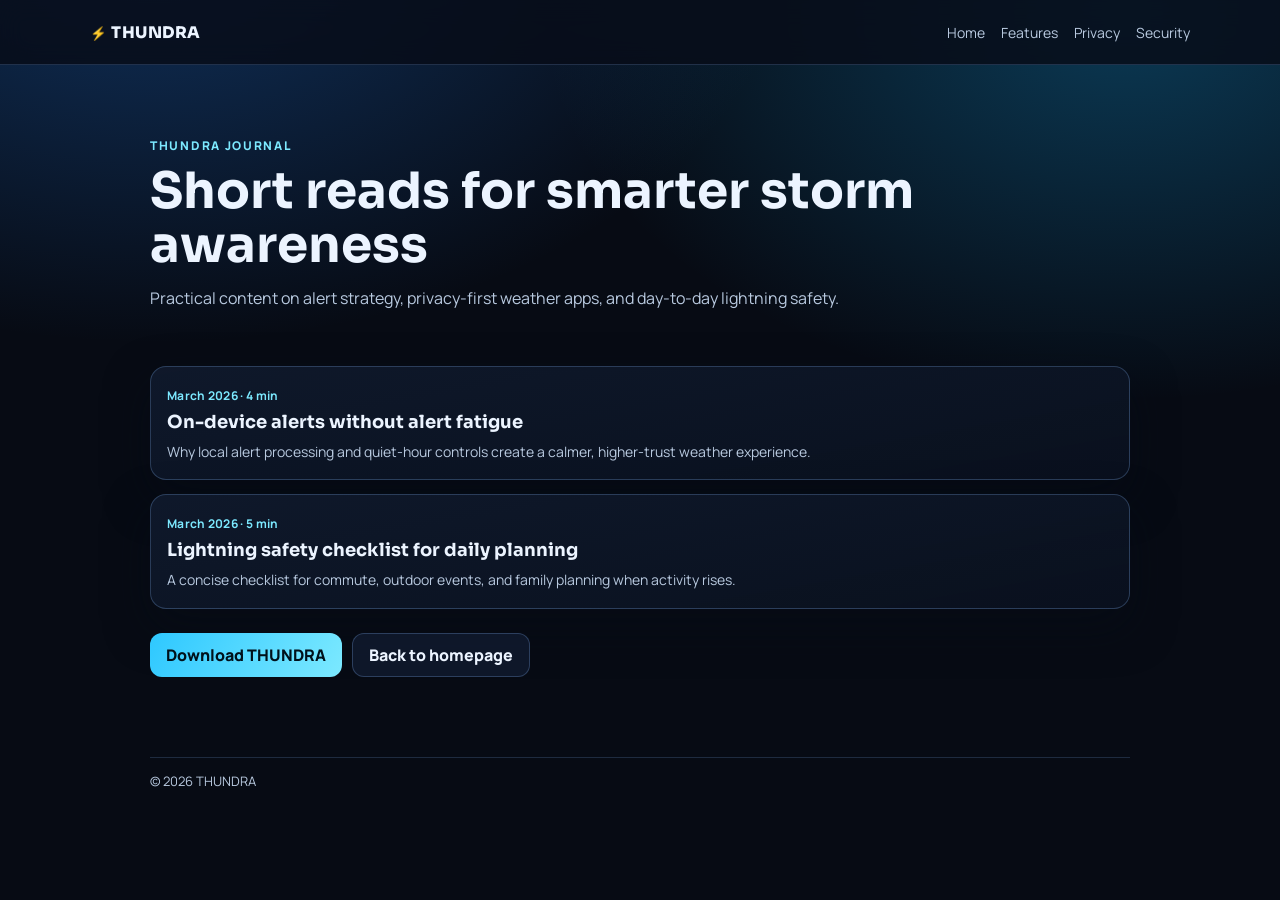
<file: website/blog/index.html>
<!doctype html>
<html lang="en">
  <head>
    <meta charset="UTF-8" />
    <meta name="viewport" content="width=device-width, initial-scale=1.0" />
    <title>THUNDRA Journal | Lightning Awareness Guides</title>
    <meta name="robots" content="index,follow,max-image-preview:large" />
    <meta name="author" content="THUNDRA" />
    <meta name="theme-color" content="#070b14" />
    <meta
      name="description"
      content="Read THUNDRA Journal for practical lightning awareness guides, on-device alert strategy, and safety-focused planning tips."
    />
    <link rel="canonical" href="https://thunda.kendlenx.com/blog/" />
    <link rel="alternate" hreflang="en" href="https://thunda.kendlenx.com/blog/" />
    <link rel="alternate" hreflang="x-default" href="https://thunda.kendlenx.com/blog/" />
    <link
      rel="alternate"
      type="application/rss+xml"
      title="THUNDRA Journal RSS"
      href="https://thunda.kendlenx.com/blog/rss.xml"
    />
    <meta property="og:type" content="website" />
    <meta property="og:site_name" content="THUNDRA" />
    <meta property="og:locale" content="en_US" />
    <meta property="og:title" content="THUNDRA Journal" />
    <meta
      property="og:description"
      content="Practical lightning awareness content focused on calm alerts, privacy, and preparedness."
    />
    <meta property="og:url" content="https://thunda.kendlenx.com/blog/" />
    <meta property="og:image" content="https://thunda.kendlenx.com/assets/og-image.png" />
    <meta name="twitter:card" content="summary_large_image" />
    <meta name="twitter:title" content="THUNDRA Journal" />
    <meta
      name="twitter:description"
      content="Practical lightning awareness content focused on calm alerts, privacy, and preparedness."
    />
    <meta name="twitter:image" content="https://thunda.kendlenx.com/assets/og-image.png" />
    <link rel="preconnect" href="https://fonts.googleapis.com" />
    <link rel="preconnect" href="https://fonts.gstatic.com" crossorigin />
    <link
      href="https://fonts.googleapis.com/css2?family=Manrope:wght@400;500;700;800&family=Sora:wght@500;700;800&display=swap"
      rel="stylesheet"
    />
    <link rel="stylesheet" href="../content.css" />
    <script>
      window.THUNDRA_ANALYTICS = {
        plausibleDomain: "thunda.kendlenx.com",
        gaMeasurementId: "",
        debug: false,
      };
    </script>
    <script type="application/ld+json">
      {
        "@context": "https://schema.org",
        "@type": "Blog",
        "@id": "https://thunda.kendlenx.com/blog/#blog",
        "name": "THUNDRA Journal",
        "url": "https://thunda.kendlenx.com/blog/",
        "description": "Lightning awareness guides by THUNDRA.",
        "publisher": {
          "@type": "Organization",
          "name": "THUNDRA",
          "url": "https://thunda.kendlenx.com/"
        }
      }
    </script>
    <script type="application/ld+json">
      {
        "@context": "https://schema.org",
        "@type": "BreadcrumbList",
        "itemListElement": [
          {
            "@type": "ListItem",
            "position": 1,
            "name": "Home",
            "item": "https://thunda.kendlenx.com/"
          },
          {
            "@type": "ListItem",
            "position": 2,
            "name": "Blog",
            "item": "https://thunda.kendlenx.com/blog/"
          }
        ]
      }
    </script>
    <script type="application/ld+json">
      {
        "@context": "https://schema.org",
        "@type": "ItemList",
        "name": "THUNDRA Journal posts",
        "itemListElement": [
          {
            "@type": "ListItem",
            "position": 1,
            "url": "https://thunda.kendlenx.com/blog/on-device-alerts-without-noise.html",
            "name": "On-device alerts without alert fatigue"
          },
          {
            "@type": "ListItem",
            "position": 2,
            "url": "https://thunda.kendlenx.com/blog/lightning-safety-checklist.html",
            "name": "Lightning safety checklist for daily planning"
          }
        ]
      }
    </script>
  </head>
  <body
    data-app-id="6756683794"
    data-app-slug="thundra"
    data-appstore-default-country="tr"
    data-utm-pt="thundra_web"
    data-utm-mt="8"
  >
    <header class="topbar">
      <div class="topbar-inner">
        <a class="brand" href="/"><small>⚡</small> THUNDRA</a>
        <nav class="nav">
          <a href="/">Home</a>
          <a href="/features/live-strike-map.html">Features</a>
          <a href="/privacy-policy.html">Privacy</a>
          <a href="/security-and-retention.html">Security</a>
        </nav>
      </div>
    </header>

    <main class="wrapper">
      <section class="hero">
        <p class="kicker">THUNDRA JOURNAL</p>
        <h1>Short reads for smarter storm awareness</h1>
        <p class="lead">
          Practical content on alert strategy, privacy-first weather apps, and day-to-day
          lightning safety.
        </p>
      </section>

      <section class="content">
        <div class="post-list">
          <a class="card post" href="/blog/on-device-alerts-without-noise.html">
            <span class="meta">March 2026 · 4 min</span>
            <h3>On-device alerts without alert fatigue</h3>
            <p>
              Why local alert processing and quiet-hour controls create a calmer,
              higher-trust weather experience.
            </p>
          </a>

          <a class="card post" href="/blog/lightning-safety-checklist.html">
            <span class="meta">March 2026 · 5 min</span>
            <h3>Lightning safety checklist for daily planning</h3>
            <p>
              A concise checklist for commute, outdoor events, and family planning when
              activity rises.
            </p>
          </a>
        </div>

        <div class="btn-row">
          <a
            class="btn btn-primary js-download-cta"
            data-placement="blog_index"
            href="https://apps.apple.com/tr/app/thundra/id6756683794"
            target="_blank"
            rel="noreferrer noopener"
            >Download THUNDRA</a
          >
          <a class="btn btn-secondary" href="/">Back to homepage</a>
        </div>
      </section>
    </main>

    <footer class="footer">© <span id="year"></span> THUNDRA</footer>
    <script src="../script.js"></script>
  </body>
</html>
</file>
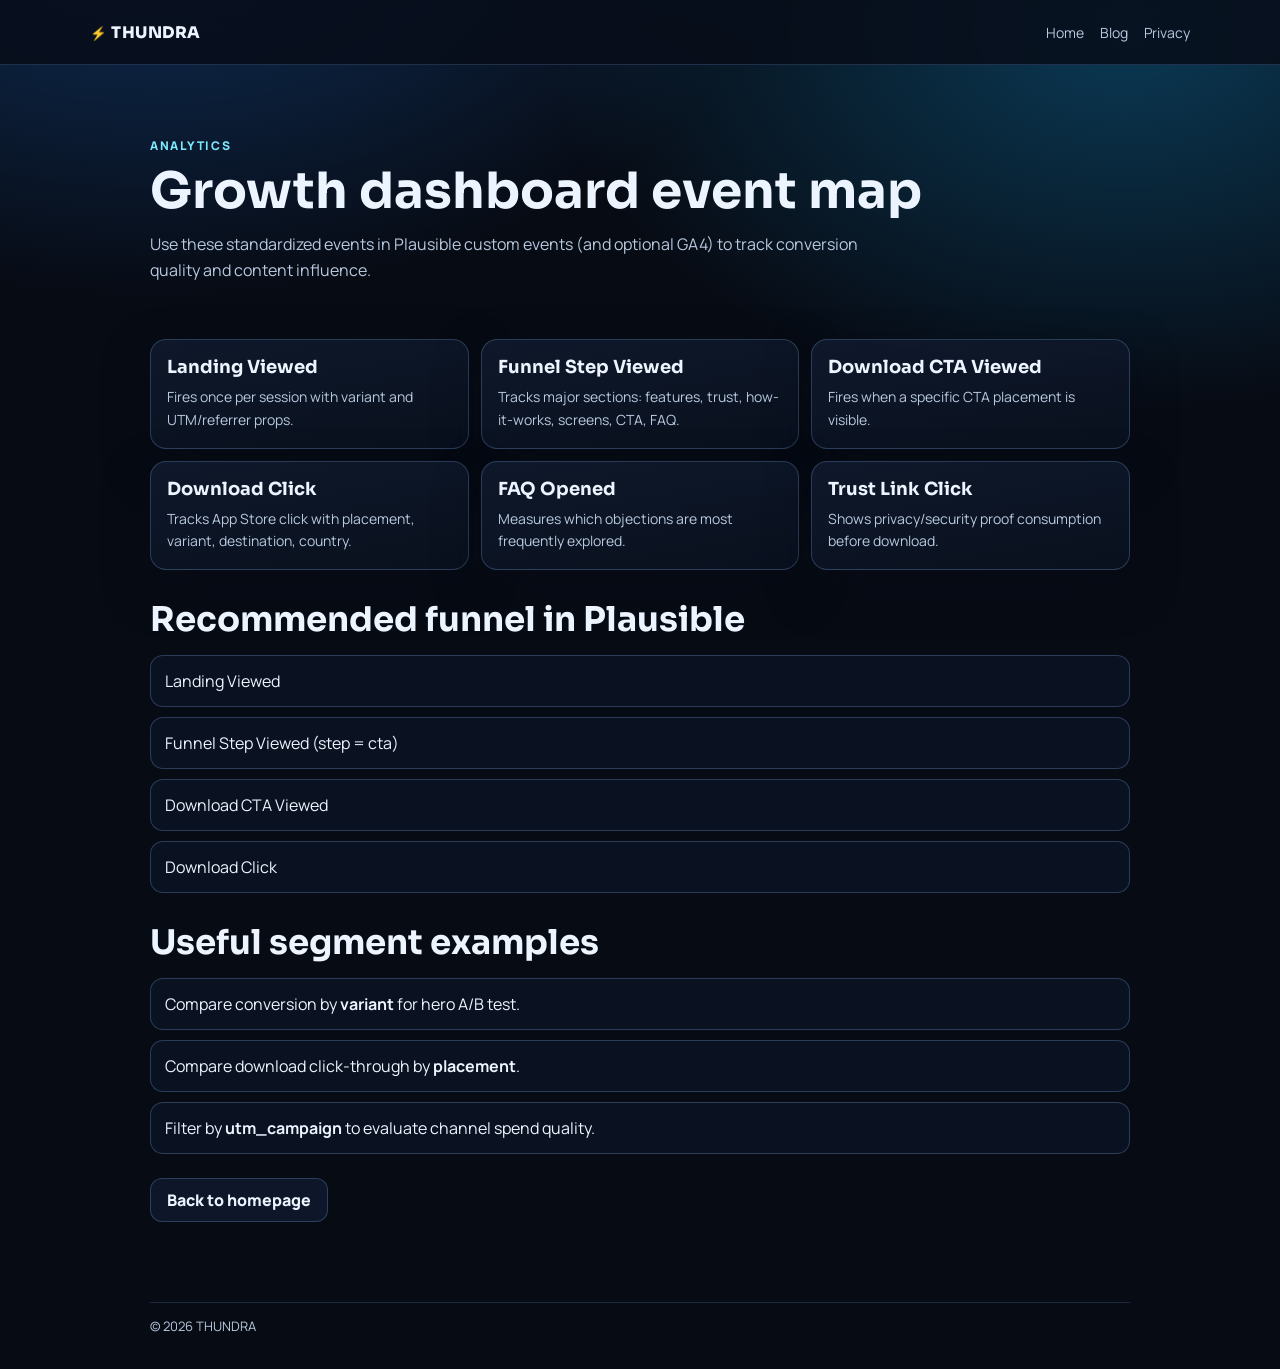
<file: website/growth-dashboard.html>
<!doctype html>
<html lang="en">
  <head>
    <meta charset="UTF-8" />
    <meta name="viewport" content="width=device-width, initial-scale=1.0" />
    <title>THUNDRA Growth Dashboard Setup</title>
    <meta name="robots" content="index,follow,max-image-preview:large" />
    <meta name="author" content="THUNDRA" />
    <meta name="theme-color" content="#070b14" />
    <meta
      name="description"
      content="THUNDRA funnel event map for Plausible and GA4: landing, section views, CTA views, download clicks, and trust interactions."
    />
    <link rel="canonical" href="https://thunda.kendlenx.com/growth-dashboard.html" />
    <meta property="og:type" content="article" />
    <meta property="og:site_name" content="THUNDRA" />
    <meta property="og:locale" content="en_US" />
    <meta property="og:title" content="THUNDRA Growth Dashboard Setup" />
    <meta
      property="og:description"
      content="Funnel event map for Plausible and GA4: landing, section views, CTA views, download clicks, and trust interactions."
    />
    <meta property="og:url" content="https://thunda.kendlenx.com/growth-dashboard.html" />
    <meta property="og:image" content="https://thunda.kendlenx.com/assets/og-image.png" />
    <meta name="twitter:card" content="summary_large_image" />
    <meta name="twitter:title" content="THUNDRA Growth Dashboard Setup" />
    <meta
      name="twitter:description"
      content="Funnel event map for Plausible and GA4: landing, section views, CTA views, download clicks, and trust interactions."
    />
    <meta name="twitter:image" content="https://thunda.kendlenx.com/assets/og-image.png" />
    <link rel="preconnect" href="https://fonts.googleapis.com" />
    <link rel="preconnect" href="https://fonts.gstatic.com" crossorigin />
    <link
      href="https://fonts.googleapis.com/css2?family=Manrope:wght@400;500;700;800&family=Sora:wght@500;700;800&display=swap"
      rel="stylesheet"
    />
    <link rel="stylesheet" href="./content.css" />
    <script>
      window.THUNDRA_ANALYTICS = {
        plausibleDomain: "thunda.kendlenx.com",
        gaMeasurementId: "",
        debug: false,
      };
    </script>
    <script type="application/ld+json">
      {
        "@context": "https://schema.org",
        "@type": "WebPage",
        "name": "THUNDRA Growth Dashboard Setup",
        "url": "https://thunda.kendlenx.com/growth-dashboard.html",
        "description": "Funnel event map for Plausible and GA4."
      }
    </script>
    <script type="application/ld+json">
      {
        "@context": "https://schema.org",
        "@type": "BreadcrumbList",
        "itemListElement": [
          {
            "@type": "ListItem",
            "position": 1,
            "name": "Home",
            "item": "https://thunda.kendlenx.com/"
          },
          {
            "@type": "ListItem",
            "position": 2,
            "name": "Growth Dashboard",
            "item": "https://thunda.kendlenx.com/growth-dashboard.html"
          }
        ]
      }
    </script>
  </head>
  <body>
    <header class="topbar">
      <div class="topbar-inner">
        <a class="brand" href="/"><small>⚡</small> THUNDRA</a>
        <nav class="nav">
          <a href="/">Home</a>
          <a href="/blog/">Blog</a>
          <a href="/privacy-policy.html">Privacy</a>
        </nav>
      </div>
    </header>

    <main class="wrapper">
      <section class="hero">
        <p class="kicker">ANALYTICS</p>
        <h1>Growth dashboard event map</h1>
        <p class="lead">
          Use these standardized events in Plausible custom events (and optional GA4) to
          track conversion quality and content influence.
        </p>
      </section>

      <section class="content">
        <div class="grid">
          <article class="card">
            <h3>Landing Viewed</h3>
            <p>Fires once per session with variant and UTM/referrer props.</p>
          </article>
          <article class="card">
            <h3>Funnel Step Viewed</h3>
            <p>Tracks major sections: features, trust, how-it-works, screens, CTA, FAQ.</p>
          </article>
          <article class="card">
            <h3>Download CTA Viewed</h3>
            <p>Fires when a specific CTA placement is visible.</p>
          </article>
          <article class="card">
            <h3>Download Click</h3>
            <p>Tracks App Store click with placement, variant, destination, country.</p>
          </article>
          <article class="card">
            <h3>FAQ Opened</h3>
            <p>Measures which objections are most frequently explored.</p>
          </article>
          <article class="card">
            <h3>Trust Link Click</h3>
            <p>Shows privacy/security proof consumption before download.</p>
          </article>
        </div>

        <h2>Recommended funnel in Plausible</h2>
        <div class="list">
          <div class="item">Landing Viewed</div>
          <div class="item">Funnel Step Viewed (step = cta)</div>
          <div class="item">Download CTA Viewed</div>
          <div class="item">Download Click</div>
        </div>

        <h2>Useful segment examples</h2>
        <div class="list">
          <div class="item">Compare conversion by <strong>variant</strong> for hero A/B test.</div>
          <div class="item">Compare download click-through by <strong>placement</strong>.</div>
          <div class="item">Filter by <strong>utm_campaign</strong> to evaluate channel spend quality.</div>
        </div>

        <div class="btn-row">
          <a class="btn btn-secondary" href="/">Back to homepage</a>
        </div>
      </section>
    </main>

    <footer class="footer">© <span id="year"></span> THUNDRA</footer>
    <script src="./script.js"></script>
  </body>
</html>
</file>
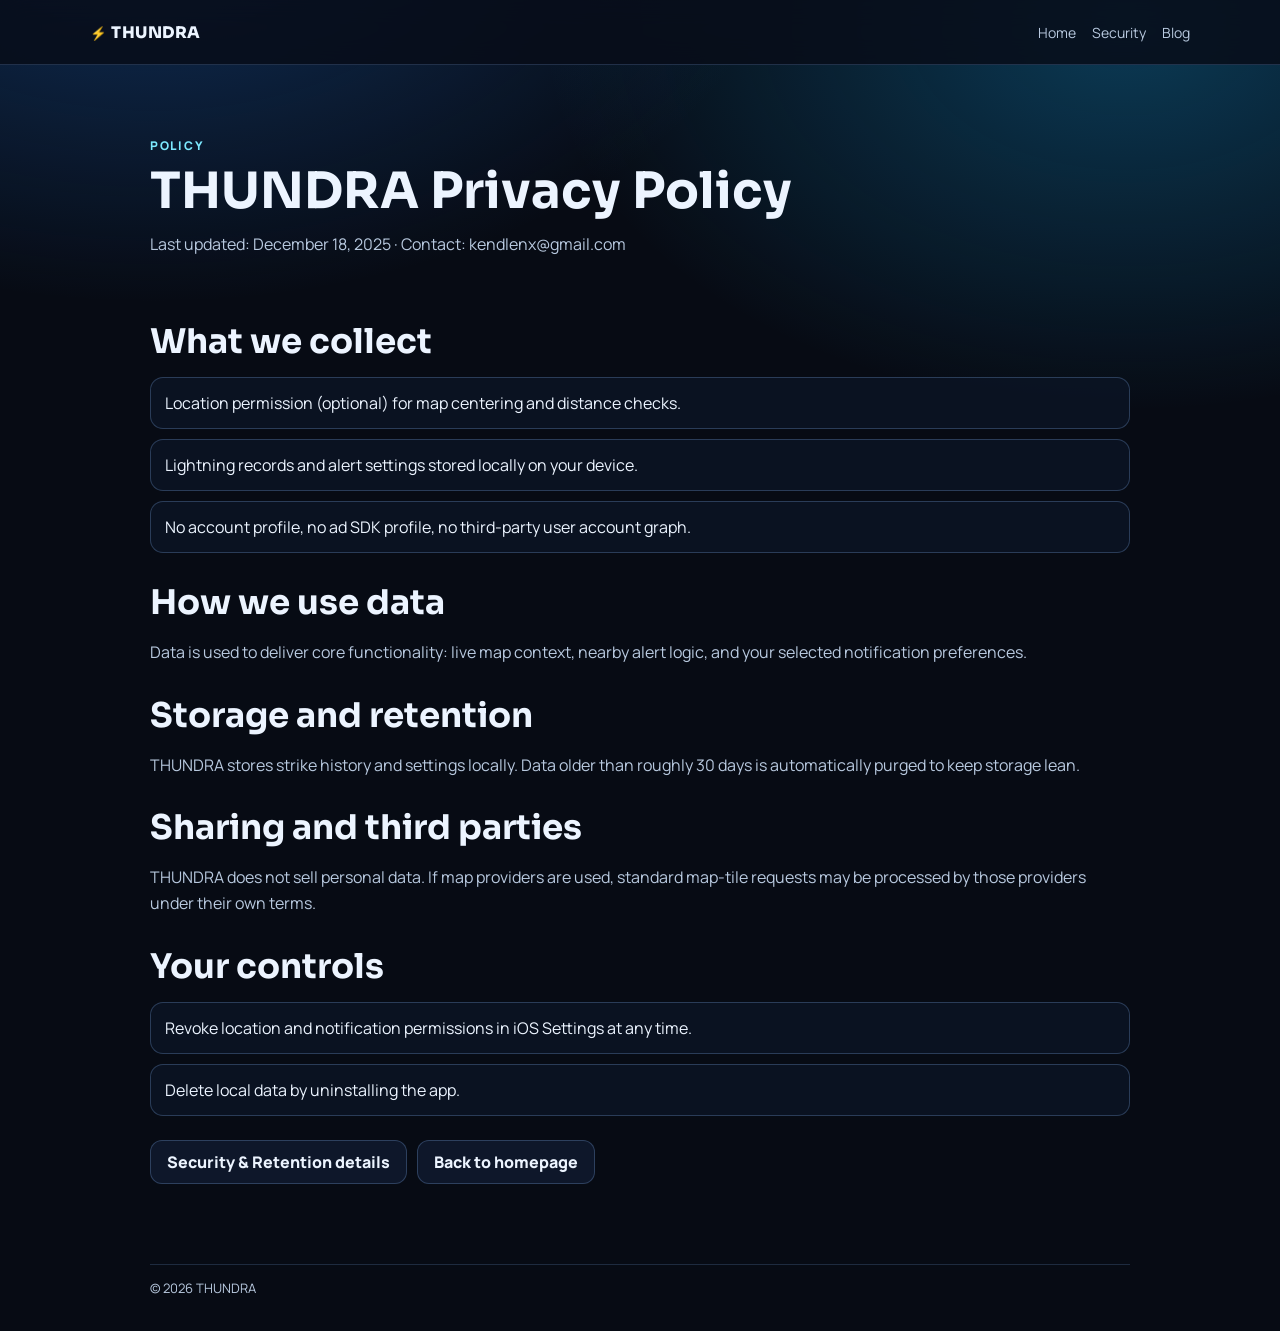
<file: website/privacy-policy.html>
<!doctype html>
<html lang="en">
  <head>
    <meta charset="UTF-8" />
    <meta name="viewport" content="width=device-width, initial-scale=1.0" />
    <title>THUNDRA Privacy Policy</title>
    <meta name="robots" content="index,follow,max-image-preview:large" />
    <meta name="author" content="THUNDRA" />
    <meta name="theme-color" content="#070b14" />
    <meta
      name="description"
      content="THUNDRA privacy policy: data use, local storage, retention, notifications, and user controls."
    />
    <link rel="canonical" href="https://thunda.kendlenx.com/privacy-policy.html" />
    <meta property="og:type" content="article" />
    <meta property="og:site_name" content="THUNDRA" />
    <meta property="og:locale" content="en_US" />
    <meta property="og:title" content="THUNDRA Privacy Policy" />
    <meta
      property="og:description"
      content="Data use, local storage, retention, notifications, and user controls in THUNDRA."
    />
    <meta property="og:url" content="https://thunda.kendlenx.com/privacy-policy.html" />
    <meta property="og:image" content="https://thunda.kendlenx.com/assets/og-image.png" />
    <meta name="twitter:card" content="summary_large_image" />
    <meta name="twitter:title" content="THUNDRA Privacy Policy" />
    <meta
      name="twitter:description"
      content="Data use, local storage, retention, notifications, and user controls in THUNDRA."
    />
    <meta name="twitter:image" content="https://thunda.kendlenx.com/assets/og-image.png" />
    <link rel="preconnect" href="https://fonts.googleapis.com" />
    <link rel="preconnect" href="https://fonts.gstatic.com" crossorigin />
    <link
      href="https://fonts.googleapis.com/css2?family=Manrope:wght@400;500;700;800&family=Sora:wght@500;700;800&display=swap"
      rel="stylesheet"
    />
    <link rel="stylesheet" href="./content.css" />
    <script>
      window.THUNDRA_ANALYTICS = {
        plausibleDomain: "thunda.kendlenx.com",
        gaMeasurementId: "",
        debug: false,
      };
    </script>
    <script type="application/ld+json">
      {
        "@context": "https://schema.org",
        "@type": "WebPage",
        "name": "THUNDRA Privacy Policy",
        "url": "https://thunda.kendlenx.com/privacy-policy.html",
        "description": "Data use, local storage, retention, notifications, and user controls in THUNDRA."
      }
    </script>
    <script type="application/ld+json">
      {
        "@context": "https://schema.org",
        "@type": "BreadcrumbList",
        "itemListElement": [
          {
            "@type": "ListItem",
            "position": 1,
            "name": "Home",
            "item": "https://thunda.kendlenx.com/"
          },
          {
            "@type": "ListItem",
            "position": 2,
            "name": "Privacy Policy",
            "item": "https://thunda.kendlenx.com/privacy-policy.html"
          }
        ]
      }
    </script>
  </head>
  <body>
    <header class="topbar">
      <div class="topbar-inner">
        <a class="brand" href="/"><small>⚡</small> THUNDRA</a>
        <nav class="nav">
          <a href="/">Home</a>
          <a href="/security-and-retention.html">Security</a>
          <a href="/blog/">Blog</a>
        </nav>
      </div>
    </header>

    <main class="wrapper">
      <section class="hero">
        <p class="kicker">POLICY</p>
        <h1>THUNDRA Privacy Policy</h1>
        <p class="lead">Last updated: December 18, 2025 · Contact: kendlenx@gmail.com</p>
      </section>

      <section class="content">
        <h2>What we collect</h2>
        <div class="list">
          <div class="item">Location permission (optional) for map centering and distance checks.</div>
          <div class="item">Lightning records and alert settings stored locally on your device.</div>
          <div class="item">No account profile, no ad SDK profile, no third-party user account graph.</div>
        </div>

        <h2>How we use data</h2>
        <p>
          Data is used to deliver core functionality: live map context, nearby alert logic,
          and your selected notification preferences.
        </p>

        <h2>Storage and retention</h2>
        <p>
          THUNDRA stores strike history and settings locally. Data older than roughly 30
          days is automatically purged to keep storage lean.
        </p>

        <h2>Sharing and third parties</h2>
        <p>
          THUNDRA does not sell personal data. If map providers are used, standard
          map-tile requests may be processed by those providers under their own terms.
        </p>

        <h2>Your controls</h2>
        <div class="list">
          <div class="item">Revoke location and notification permissions in iOS Settings at any time.</div>
          <div class="item">Delete local data by uninstalling the app.</div>
        </div>

        <div class="btn-row">
          <a class="btn btn-secondary" href="/security-and-retention.html">Security & Retention details</a>
          <a class="btn btn-secondary" href="/">Back to homepage</a>
        </div>
      </section>
    </main>

    <footer class="footer">© <span id="year"></span> THUNDRA</footer>
    <script src="./script.js"></script>
  </body>
</html>
</file>
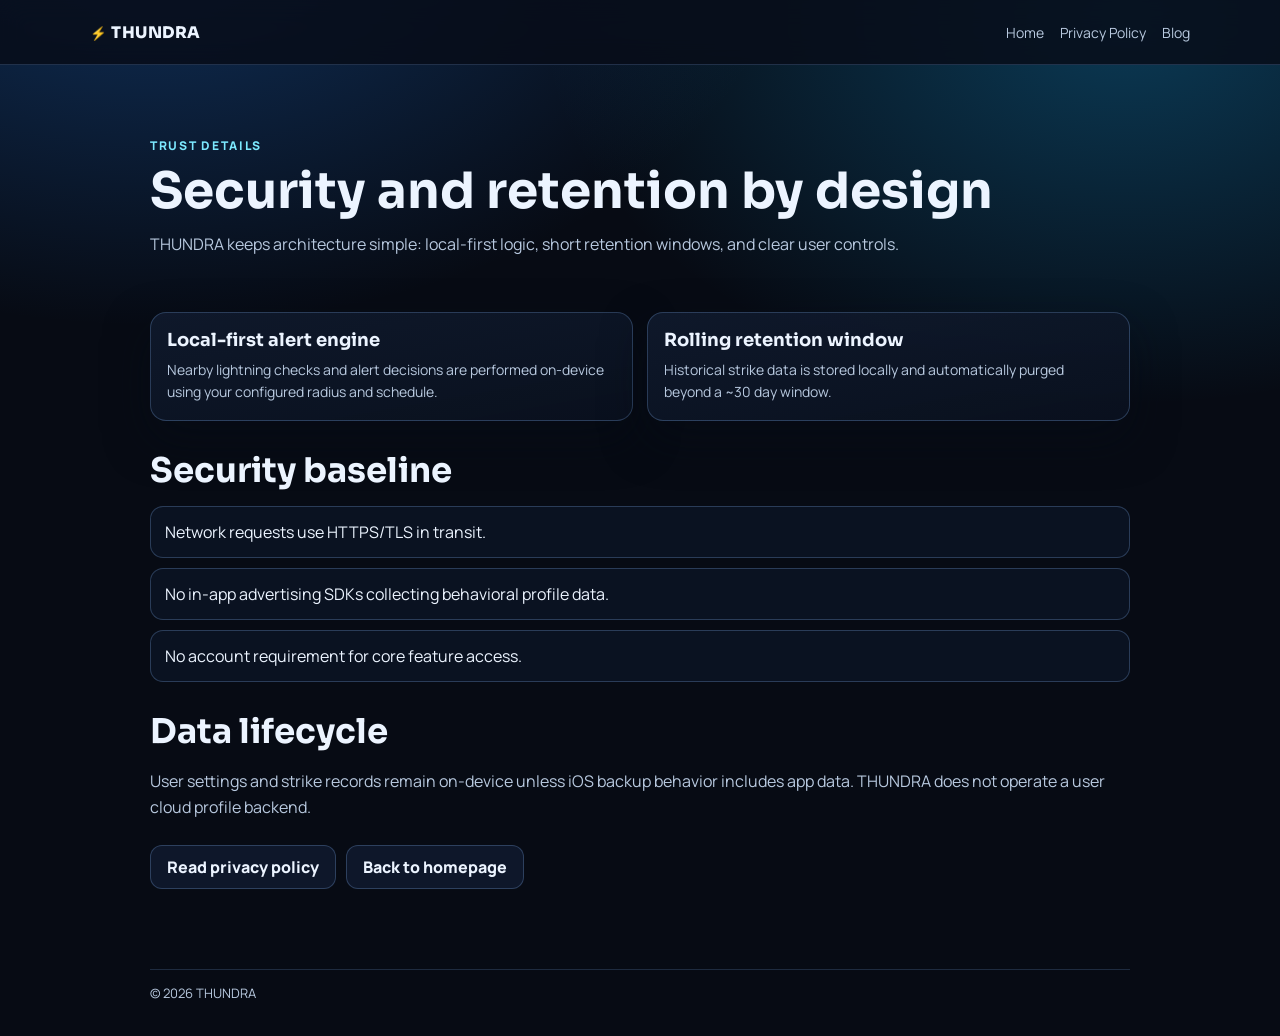
<file: website/security-and-retention.html>
<!doctype html>
<html lang="en">
  <head>
    <meta charset="UTF-8" />
    <meta name="viewport" content="width=device-width, initial-scale=1.0" />
    <title>THUNDRA Security and Retention</title>
    <meta name="robots" content="index,follow,max-image-preview:large" />
    <meta name="author" content="THUNDRA" />
    <meta name="theme-color" content="#070b14" />
    <meta
      name="description"
      content="THUNDRA security baseline and data retention approach: local-first processing, rolling purge window, and privacy-by-design decisions."
    />
    <link rel="canonical" href="https://thunda.kendlenx.com/security-and-retention.html" />
    <meta property="og:type" content="article" />
    <meta property="og:site_name" content="THUNDRA" />
    <meta property="og:locale" content="en_US" />
    <meta property="og:title" content="THUNDRA Security and Retention" />
    <meta
      property="og:description"
      content="Local-first processing, rolling retention purge, and trust baseline for THUNDRA."
    />
    <meta property="og:url" content="https://thunda.kendlenx.com/security-and-retention.html" />
    <meta property="og:image" content="https://thunda.kendlenx.com/assets/og-image.png" />
    <meta name="twitter:card" content="summary_large_image" />
    <meta name="twitter:title" content="THUNDRA Security and Retention" />
    <meta
      name="twitter:description"
      content="Local-first processing, rolling retention purge, and trust baseline for THUNDRA."
    />
    <meta name="twitter:image" content="https://thunda.kendlenx.com/assets/og-image.png" />
    <link rel="preconnect" href="https://fonts.googleapis.com" />
    <link rel="preconnect" href="https://fonts.gstatic.com" crossorigin />
    <link
      href="https://fonts.googleapis.com/css2?family=Manrope:wght@400;500;700;800&family=Sora:wght@500;700;800&display=swap"
      rel="stylesheet"
    />
    <link rel="stylesheet" href="./content.css" />
    <script>
      window.THUNDRA_ANALYTICS = {
        plausibleDomain: "thunda.kendlenx.com",
        gaMeasurementId: "",
        debug: false,
      };
    </script>
    <script type="application/ld+json">
      {
        "@context": "https://schema.org",
        "@type": "WebPage",
        "name": "THUNDRA Security and Retention",
        "url": "https://thunda.kendlenx.com/security-and-retention.html",
        "description": "Local-first processing, rolling retention purge, and trust baseline for THUNDRA."
      }
    </script>
    <script type="application/ld+json">
      {
        "@context": "https://schema.org",
        "@type": "BreadcrumbList",
        "itemListElement": [
          {
            "@type": "ListItem",
            "position": 1,
            "name": "Home",
            "item": "https://thunda.kendlenx.com/"
          },
          {
            "@type": "ListItem",
            "position": 2,
            "name": "Security and Retention",
            "item": "https://thunda.kendlenx.com/security-and-retention.html"
          }
        ]
      }
    </script>
  </head>
  <body>
    <header class="topbar">
      <div class="topbar-inner">
        <a class="brand" href="/"><small>⚡</small> THUNDRA</a>
        <nav class="nav">
          <a href="/">Home</a>
          <a href="/privacy-policy.html">Privacy Policy</a>
          <a href="/blog/">Blog</a>
        </nav>
      </div>
    </header>

    <main class="wrapper">
      <section class="hero">
        <p class="kicker">TRUST DETAILS</p>
        <h1>Security and retention by design</h1>
        <p class="lead">
          THUNDRA keeps architecture simple: local-first logic, short retention windows,
          and clear user controls.
        </p>
      </section>

      <section class="content">
        <div class="split">
          <article class="card">
            <h3>Local-first alert engine</h3>
            <p>
              Nearby lightning checks and alert decisions are performed on-device using
              your configured radius and schedule.
            </p>
          </article>
          <article class="card">
            <h3>Rolling retention window</h3>
            <p>
              Historical strike data is stored locally and automatically purged beyond a
              ~30 day window.
            </p>
          </article>
        </div>

        <h2>Security baseline</h2>
        <div class="list">
          <div class="item">Network requests use HTTPS/TLS in transit.</div>
          <div class="item">No in-app advertising SDKs collecting behavioral profile data.</div>
          <div class="item">No account requirement for core feature access.</div>
        </div>

        <h2>Data lifecycle</h2>
        <p>
          User settings and strike records remain on-device unless iOS backup behavior
          includes app data. THUNDRA does not operate a user cloud profile backend.
        </p>

        <div class="btn-row">
          <a class="btn btn-secondary" href="/privacy-policy.html">Read privacy policy</a>
          <a class="btn btn-secondary" href="/">Back to homepage</a>
        </div>
      </section>
    </main>

    <footer class="footer">© <span id="year"></span> THUNDRA</footer>
    <script src="./script.js"></script>
  </body>
</html>
</file>
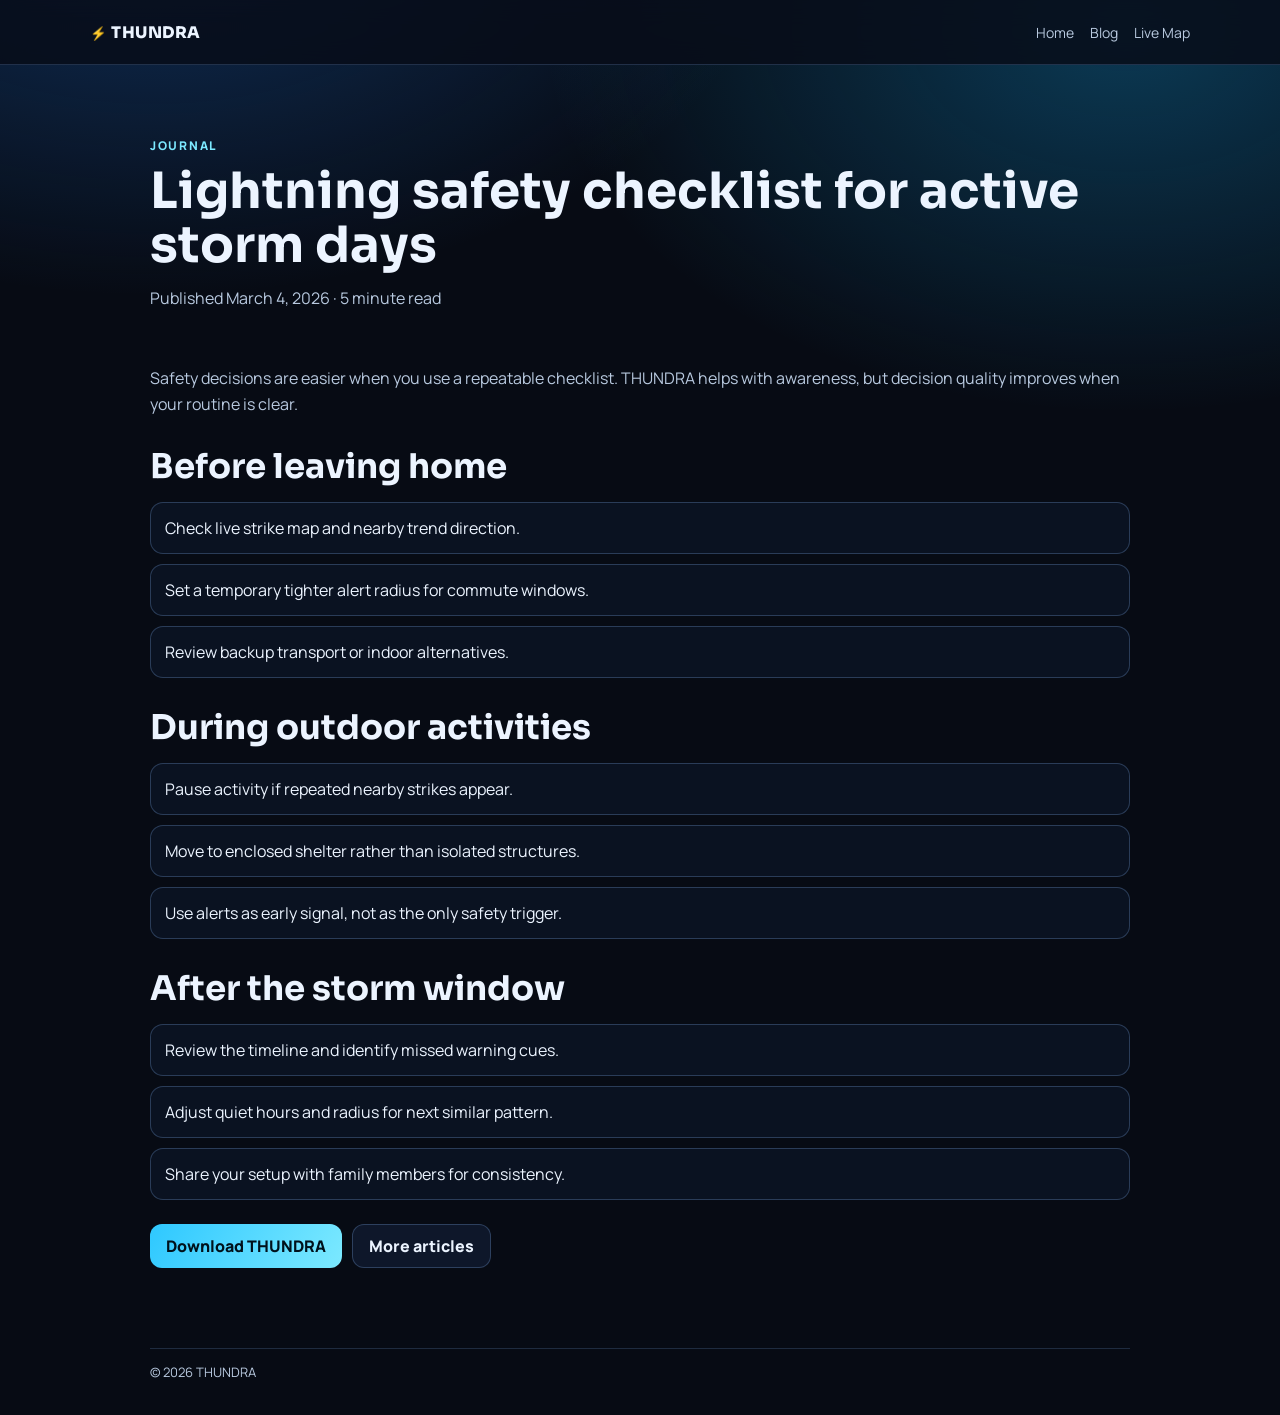
<file: website/blog/lightning-safety-checklist.html>
<!doctype html>
<html lang="en">
  <head>
    <meta charset="UTF-8" />
    <meta name="viewport" content="width=device-width, initial-scale=1.0" />
    <title>Lightning Safety Checklist | THUNDRA Journal</title>
    <meta name="robots" content="index,follow,max-image-preview:large" />
    <meta name="author" content="THUNDRA" />
    <meta name="theme-color" content="#070b14" />
    <meta
      name="description"
      content="Use this practical lightning safety checklist for commute planning, outdoor events, and family routines."
    />
    <link rel="canonical" href="https://thunda.kendlenx.com/blog/lightning-safety-checklist.html" />
    <link
      rel="alternate"
      hreflang="en"
      href="https://thunda.kendlenx.com/blog/lightning-safety-checklist.html"
    />
    <link
      rel="alternate"
      hreflang="x-default"
      href="https://thunda.kendlenx.com/blog/lightning-safety-checklist.html"
    />
    <meta property="og:type" content="article" />
    <meta property="og:site_name" content="THUNDRA" />
    <meta property="og:locale" content="en_US" />
    <meta property="og:title" content="Lightning Safety Checklist" />
    <meta
      property="og:description"
      content="A practical routine to reduce risk on active lightning days."
    />
    <meta property="og:url" content="https://thunda.kendlenx.com/blog/lightning-safety-checklist.html" />
    <meta property="og:image" content="https://thunda.kendlenx.com/assets/og-image.png" />
    <meta name="twitter:card" content="summary_large_image" />
    <meta name="twitter:title" content="Lightning Safety Checklist" />
    <meta
      name="twitter:description"
      content="A practical routine to reduce risk on active lightning days."
    />
    <meta name="twitter:image" content="https://thunda.kendlenx.com/assets/og-image.png" />
    <link rel="preconnect" href="https://fonts.googleapis.com" />
    <link rel="preconnect" href="https://fonts.gstatic.com" crossorigin />
    <link
      href="https://fonts.googleapis.com/css2?family=Manrope:wght@400;500;700;800&family=Sora:wght@500;700;800&display=swap"
      rel="stylesheet"
    />
    <link rel="stylesheet" href="../content.css" />
    <script>
      window.THUNDRA_ANALYTICS = {
        plausibleDomain: "thunda.kendlenx.com",
        gaMeasurementId: "",
        debug: false,
      };
    </script>
    <script type="application/ld+json">
      {
        "@context": "https://schema.org",
        "@type": "Article",
        "headline": "Lightning Safety Checklist",
        "author": { "@type": "Organization", "name": "THUNDRA" },
        "publisher": {
          "@type": "Organization",
          "name": "THUNDRA",
          "logo": {
            "@type": "ImageObject",
            "url": "https://thunda.kendlenx.com/assets/og-image.png"
          }
        },
        "datePublished": "2026-03-04",
        "dateModified": "2026-03-04",
        "mainEntityOfPage": "https://thunda.kendlenx.com/blog/lightning-safety-checklist.html"
      }
    </script>
    <script type="application/ld+json">
      {
        "@context": "https://schema.org",
        "@type": "BreadcrumbList",
        "itemListElement": [
          {
            "@type": "ListItem",
            "position": 1,
            "name": "Home",
            "item": "https://thunda.kendlenx.com/"
          },
          {
            "@type": "ListItem",
            "position": 2,
            "name": "Blog",
            "item": "https://thunda.kendlenx.com/blog/"
          },
          {
            "@type": "ListItem",
            "position": 3,
            "name": "Lightning safety checklist for daily planning",
            "item": "https://thunda.kendlenx.com/blog/lightning-safety-checklist.html"
          }
        ]
      }
    </script>
  </head>
  <body
    data-app-id="6756683794"
    data-app-slug="thundra"
    data-appstore-default-country="tr"
    data-utm-pt="thundra_web"
    data-utm-mt="8"
  >
    <header class="topbar">
      <div class="topbar-inner">
        <a class="brand" href="/"><small>⚡</small> THUNDRA</a>
        <nav class="nav">
          <a href="/">Home</a>
          <a href="/blog/">Blog</a>
          <a href="/features/live-strike-map.html">Live Map</a>
        </nav>
      </div>
    </header>

    <main class="wrapper">
      <section class="hero">
        <p class="kicker">JOURNAL</p>
        <h1>Lightning safety checklist for active storm days</h1>
        <p class="lead">Published March 4, 2026 · 5 minute read</p>
      </section>

      <article class="content">
        <p>
          Safety decisions are easier when you use a repeatable checklist. THUNDRA helps
          with awareness, but decision quality improves when your routine is clear.
        </p>

        <h2>Before leaving home</h2>
        <div class="list">
          <div class="item">Check live strike map and nearby trend direction.</div>
          <div class="item">Set a temporary tighter alert radius for commute windows.</div>
          <div class="item">Review backup transport or indoor alternatives.</div>
        </div>

        <h2>During outdoor activities</h2>
        <div class="list">
          <div class="item">Pause activity if repeated nearby strikes appear.</div>
          <div class="item">Move to enclosed shelter rather than isolated structures.</div>
          <div class="item">Use alerts as early signal, not as the only safety trigger.</div>
        </div>

        <h2>After the storm window</h2>
        <div class="list">
          <div class="item">Review the timeline and identify missed warning cues.</div>
          <div class="item">Adjust quiet hours and radius for next similar pattern.</div>
          <div class="item">Share your setup with family members for consistency.</div>
        </div>

        <div class="btn-row">
          <a
            class="btn btn-primary js-download-cta"
            data-placement="blog_safety_checklist"
            href="https://apps.apple.com/tr/app/thundra/id6756683794"
            target="_blank"
            rel="noreferrer noopener"
            >Download THUNDRA</a
          >
          <a class="btn btn-secondary" href="/blog/">More articles</a>
        </div>
      </article>
    </main>

    <footer class="footer">© <span id="year"></span> THUNDRA</footer>
    <script src="../script.js"></script>
  </body>
</html>
</file>
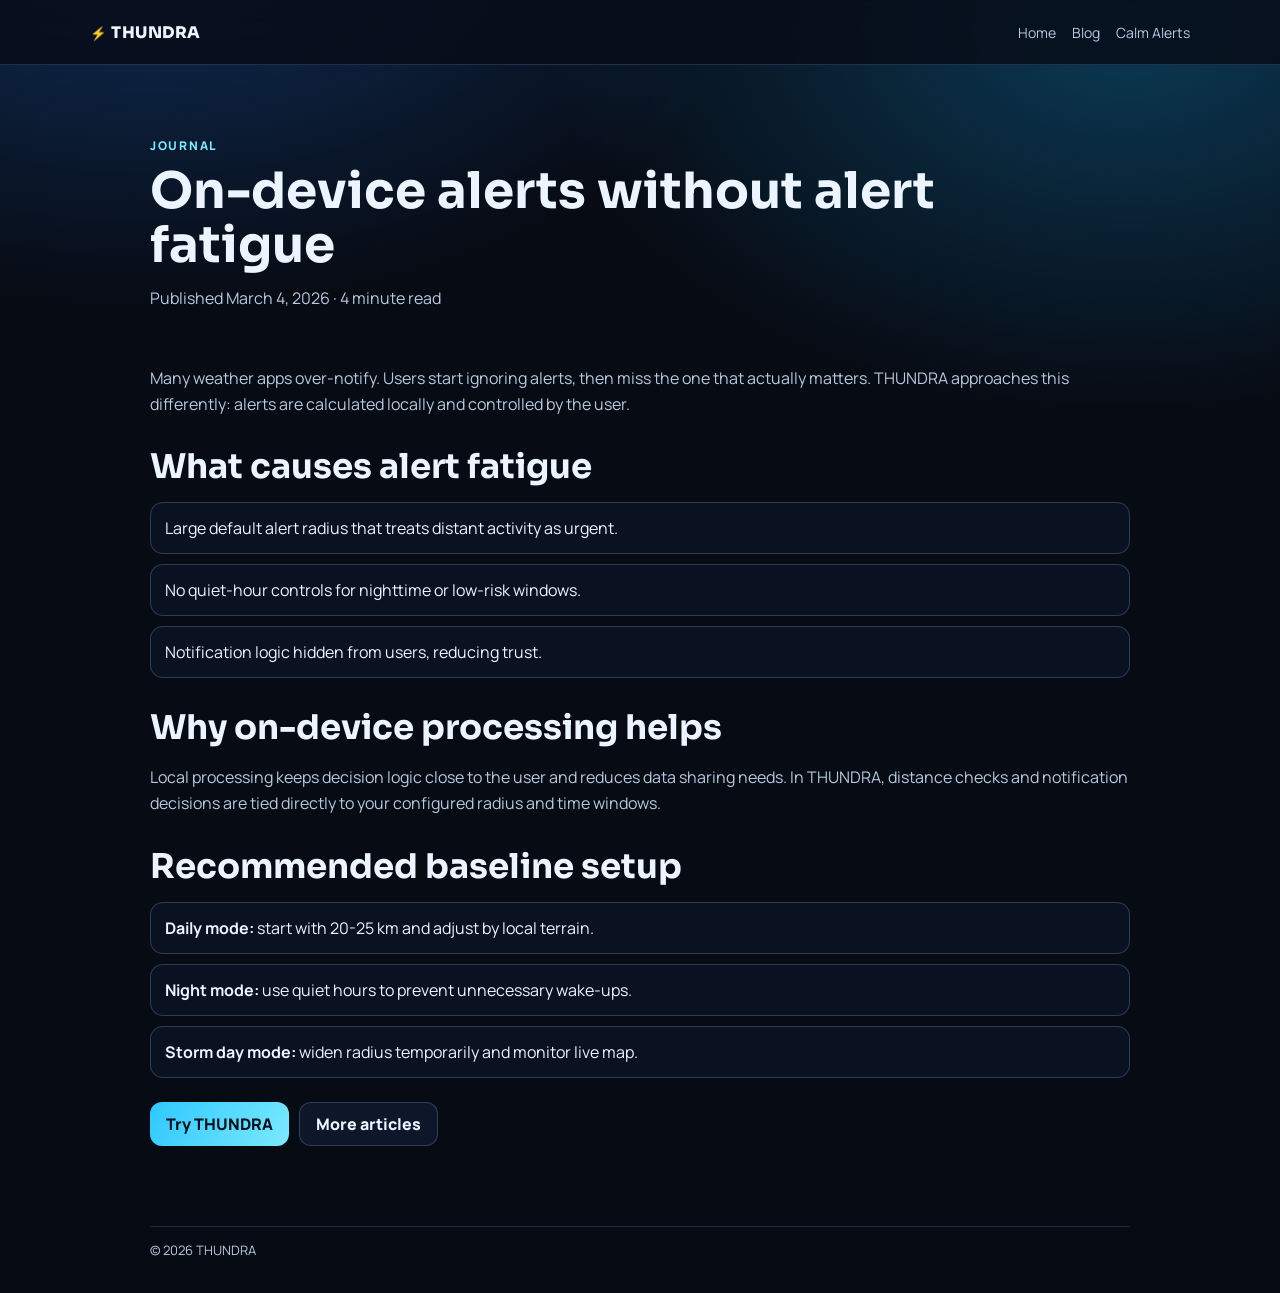
<file: website/blog/on-device-alerts-without-noise.html>
<!doctype html>
<html lang="en">
  <head>
    <meta charset="UTF-8" />
    <meta name="viewport" content="width=device-width, initial-scale=1.0" />
    <title>On-Device Alerts Without Noise | THUNDRA Journal</title>
    <meta name="robots" content="index,follow,max-image-preview:large" />
    <meta name="author" content="THUNDRA" />
    <meta name="theme-color" content="#070b14" />
    <meta
      name="description"
      content="How on-device processing and quiet-hour controls make lightning alerts more useful and less stressful."
    />
    <link rel="canonical" href="https://thunda.kendlenx.com/blog/on-device-alerts-without-noise.html" />
    <link
      rel="alternate"
      hreflang="en"
      href="https://thunda.kendlenx.com/blog/on-device-alerts-without-noise.html"
    />
    <link
      rel="alternate"
      hreflang="x-default"
      href="https://thunda.kendlenx.com/blog/on-device-alerts-without-noise.html"
    />
    <meta property="og:type" content="article" />
    <meta property="og:site_name" content="THUNDRA" />
    <meta property="og:locale" content="en_US" />
    <meta property="og:title" content="On-Device Alerts Without Noise" />
    <meta
      property="og:description"
      content="A practical breakdown of alert fatigue and why local processing helps." 
    />
    <meta property="og:url" content="https://thunda.kendlenx.com/blog/on-device-alerts-without-noise.html" />
    <meta property="og:image" content="https://thunda.kendlenx.com/assets/og-image.png" />
    <meta name="twitter:card" content="summary_large_image" />
    <meta name="twitter:title" content="On-Device Alerts Without Noise" />
    <meta
      name="twitter:description"
      content="A practical breakdown of alert fatigue and why local processing helps."
    />
    <meta name="twitter:image" content="https://thunda.kendlenx.com/assets/og-image.png" />
    <link rel="preconnect" href="https://fonts.googleapis.com" />
    <link rel="preconnect" href="https://fonts.gstatic.com" crossorigin />
    <link
      href="https://fonts.googleapis.com/css2?family=Manrope:wght@400;500;700;800&family=Sora:wght@500;700;800&display=swap"
      rel="stylesheet"
    />
    <link rel="stylesheet" href="../content.css" />
    <script>
      window.THUNDRA_ANALYTICS = {
        plausibleDomain: "thunda.kendlenx.com",
        gaMeasurementId: "",
        debug: false,
      };
    </script>
    <script type="application/ld+json">
      {
        "@context": "https://schema.org",
        "@type": "Article",
        "headline": "On-Device Alerts Without Noise",
        "author": { "@type": "Organization", "name": "THUNDRA" },
        "publisher": {
          "@type": "Organization",
          "name": "THUNDRA",
          "logo": {
            "@type": "ImageObject",
            "url": "https://thunda.kendlenx.com/assets/og-image.png"
          }
        },
        "datePublished": "2026-03-04",
        "dateModified": "2026-03-04",
        "mainEntityOfPage": "https://thunda.kendlenx.com/blog/on-device-alerts-without-noise.html"
      }
    </script>
    <script type="application/ld+json">
      {
        "@context": "https://schema.org",
        "@type": "BreadcrumbList",
        "itemListElement": [
          {
            "@type": "ListItem",
            "position": 1,
            "name": "Home",
            "item": "https://thunda.kendlenx.com/"
          },
          {
            "@type": "ListItem",
            "position": 2,
            "name": "Blog",
            "item": "https://thunda.kendlenx.com/blog/"
          },
          {
            "@type": "ListItem",
            "position": 3,
            "name": "On-device alerts without alert fatigue",
            "item": "https://thunda.kendlenx.com/blog/on-device-alerts-without-noise.html"
          }
        ]
      }
    </script>
  </head>
  <body
    data-app-id="6756683794"
    data-app-slug="thundra"
    data-appstore-default-country="tr"
    data-utm-pt="thundra_web"
    data-utm-mt="8"
  >
    <header class="topbar">
      <div class="topbar-inner">
        <a class="brand" href="/"><small>⚡</small> THUNDRA</a>
        <nav class="nav">
          <a href="/">Home</a>
          <a href="/blog/">Blog</a>
          <a href="/features/calm-local-alerts.html">Calm Alerts</a>
        </nav>
      </div>
    </header>

    <main class="wrapper">
      <section class="hero">
        <p class="kicker">JOURNAL</p>
        <h1>On-device alerts without alert fatigue</h1>
        <p class="lead">Published March 4, 2026 · 4 minute read</p>
      </section>

      <article class="content">
        <p>
          Many weather apps over-notify. Users start ignoring alerts, then miss the one
          that actually matters. THUNDRA approaches this differently: alerts are calculated
          locally and controlled by the user.
        </p>

        <h2>What causes alert fatigue</h2>
        <div class="list">
          <div class="item">Large default alert radius that treats distant activity as urgent.</div>
          <div class="item">No quiet-hour controls for nighttime or low-risk windows.</div>
          <div class="item">Notification logic hidden from users, reducing trust.</div>
        </div>

        <h2>Why on-device processing helps</h2>
        <p>
          Local processing keeps decision logic close to the user and reduces data sharing
          needs. In THUNDRA, distance checks and notification decisions are tied directly
          to your configured radius and time windows.
        </p>

        <h2>Recommended baseline setup</h2>
        <div class="list">
          <div class="item"><strong>Daily mode:</strong> start with 20-25 km and adjust by local terrain.</div>
          <div class="item"><strong>Night mode:</strong> use quiet hours to prevent unnecessary wake-ups.</div>
          <div class="item"><strong>Storm day mode:</strong> widen radius temporarily and monitor live map.</div>
        </div>

        <div class="btn-row">
          <a
            class="btn btn-primary js-download-cta"
            data-placement="blog_alert_noise"
            href="https://apps.apple.com/tr/app/thundra/id6756683794"
            target="_blank"
            rel="noreferrer noopener"
            >Try THUNDRA</a
          >
          <a class="btn btn-secondary" href="/blog/">More articles</a>
        </div>
      </article>
    </main>

    <footer class="footer">© <span id="year"></span> THUNDRA</footer>
    <script src="../script.js"></script>
  </body>
</html>
</file>
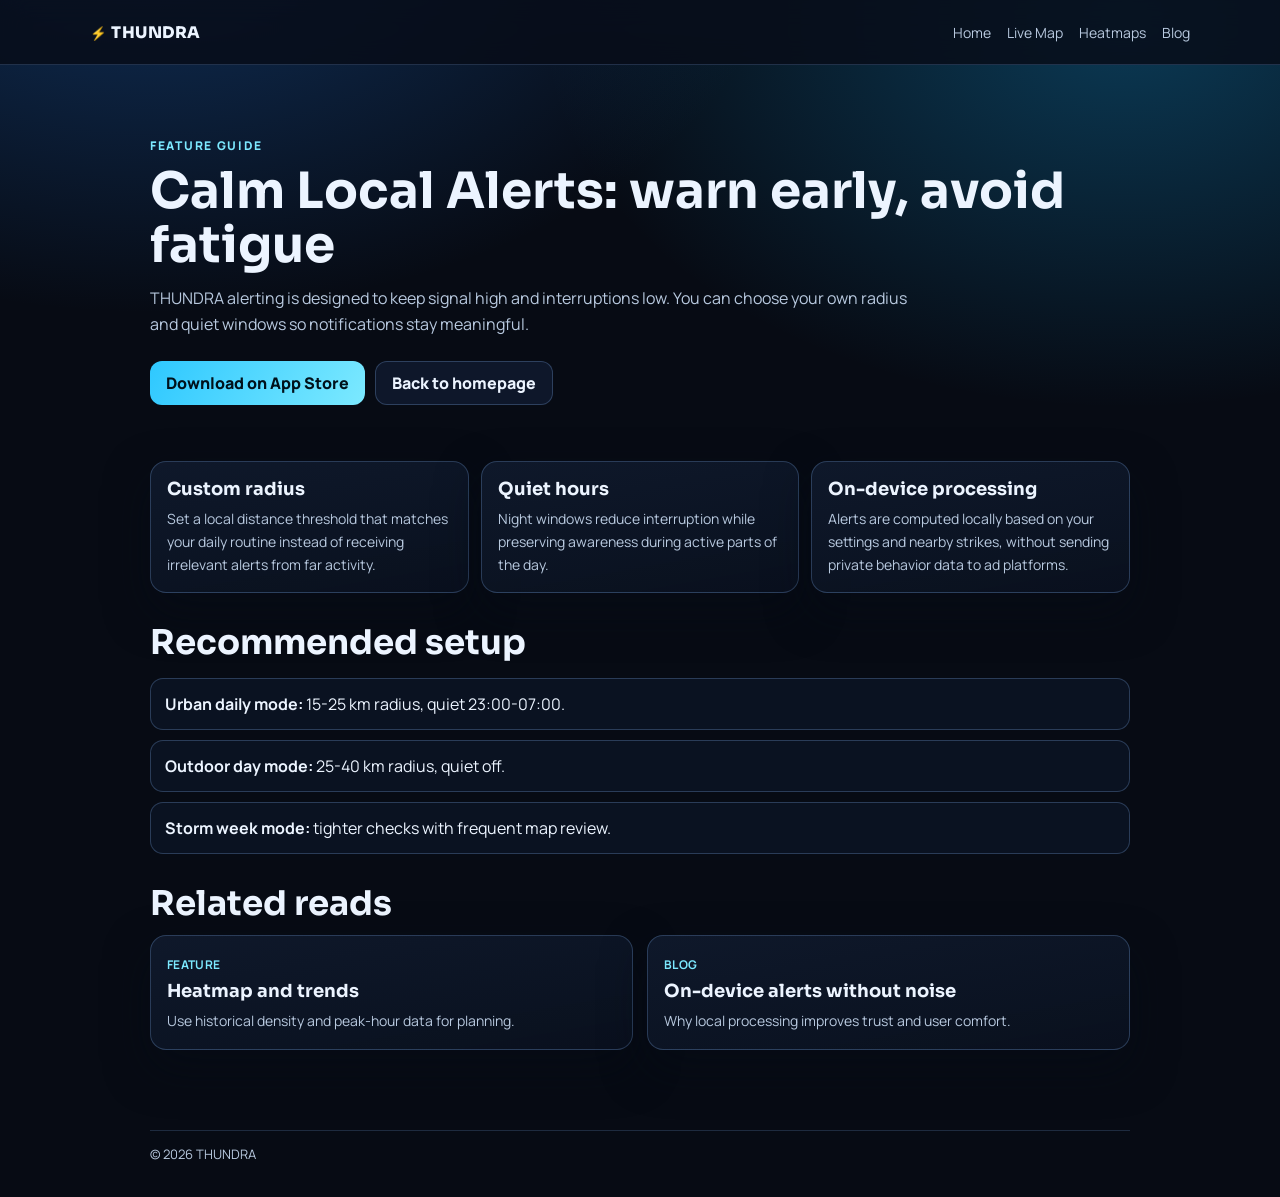
<file: website/features/calm-local-alerts.html>
<!doctype html>
<html lang="en">
  <head>
    <meta charset="UTF-8" />
    <meta name="viewport" content="width=device-width, initial-scale=1.0" />
    <title>THUNDRA Calm Local Alerts | Quiet but Actionable Notifications</title>
    <meta name="robots" content="index,follow,max-image-preview:large" />
    <meta name="author" content="THUNDRA" />
    <meta name="theme-color" content="#070b14" />
    <meta
      name="description"
      content="Configure THUNDRA local lightning alerts with radius, quiet hours, and low-noise defaults for better daily awareness."
    />
    <link rel="canonical" href="https://thunda.kendlenx.com/features/calm-local-alerts.html" />
    <link
      rel="alternate"
      hreflang="en"
      href="https://thunda.kendlenx.com/features/calm-local-alerts.html"
    />
    <link
      rel="alternate"
      hreflang="x-default"
      href="https://thunda.kendlenx.com/features/calm-local-alerts.html"
    />
    <meta property="og:type" content="article" />
    <meta property="og:site_name" content="THUNDRA" />
    <meta property="og:locale" content="en_US" />
    <meta property="og:title" content="THUNDRA Calm Local Alerts" />
    <meta
      property="og:description"
      content="Tune local on-device lightning notifications to stay informed without overload."
    />
    <meta property="og:url" content="https://thunda.kendlenx.com/features/calm-local-alerts.html" />
    <meta property="og:image" content="https://thunda.kendlenx.com/assets/og-image.png" />
    <meta name="twitter:card" content="summary_large_image" />
    <meta name="twitter:title" content="THUNDRA Calm Local Alerts" />
    <meta
      name="twitter:description"
      content="Tune local on-device lightning notifications to stay informed without overload."
    />
    <meta name="twitter:image" content="https://thunda.kendlenx.com/assets/og-image.png" />
    <link rel="preconnect" href="https://fonts.googleapis.com" />
    <link rel="preconnect" href="https://fonts.gstatic.com" crossorigin />
    <link
      href="https://fonts.googleapis.com/css2?family=Manrope:wght@400;500;700;800&family=Sora:wght@500;700;800&display=swap"
      rel="stylesheet"
    />
    <link rel="stylesheet" href="../content.css" />
    <script>
      window.THUNDRA_ANALYTICS = {
        plausibleDomain: "thunda.kendlenx.com",
        gaMeasurementId: "",
        debug: false,
      };
    </script>
    <script type="application/ld+json">
      {
        "@context": "https://schema.org",
        "@type": "WebPage",
        "name": "THUNDRA Calm Local Alerts",
        "url": "https://thunda.kendlenx.com/features/calm-local-alerts.html",
        "description": "How to configure THUNDRA local alert radius and quiet hours."
      }
    </script>
    <script type="application/ld+json">
      {
        "@context": "https://schema.org",
        "@type": "BreadcrumbList",
        "itemListElement": [
          {
            "@type": "ListItem",
            "position": 1,
            "name": "Home",
            "item": "https://thunda.kendlenx.com/"
          },
          {
            "@type": "ListItem",
            "position": 2,
            "name": "Features",
            "item": "https://thunda.kendlenx.com/#features"
          },
          {
            "@type": "ListItem",
            "position": 3,
            "name": "Calm Local Alerts",
            "item": "https://thunda.kendlenx.com/features/calm-local-alerts.html"
          }
        ]
      }
    </script>
  </head>
  <body
    data-app-id="6756683794"
    data-app-slug="thundra"
    data-appstore-default-country="tr"
    data-utm-pt="thundra_web"
    data-utm-mt="8"
  >
    <header class="topbar">
      <div class="topbar-inner">
        <a class="brand" href="/"><small>⚡</small> THUNDRA</a>
        <nav class="nav">
          <a href="/">Home</a>
          <a href="/features/live-strike-map.html">Live Map</a>
          <a href="/features/heatmap-and-trends.html">Heatmaps</a>
          <a href="/blog/">Blog</a>
        </nav>
      </div>
    </header>

    <main class="wrapper">
      <section class="hero">
        <p class="kicker">FEATURE GUIDE</p>
        <h1>Calm Local Alerts: warn early, avoid fatigue</h1>
        <p class="lead">
          THUNDRA alerting is designed to keep signal high and interruptions low. You can
          choose your own radius and quiet windows so notifications stay meaningful.
        </p>
        <div class="btn-row">
          <a
            class="btn btn-primary js-download-cta"
            data-placement="feature_calm_alerts"
            href="https://apps.apple.com/tr/app/thundra/id6756683794"
            target="_blank"
            rel="noreferrer noopener"
            >Download on App Store</a
          >
          <a class="btn btn-secondary" href="/">Back to homepage</a>
        </div>
      </section>

      <section class="content">
        <div class="grid">
          <article class="card">
            <h3>Custom radius</h3>
            <p>
              Set a local distance threshold that matches your daily routine instead of
              receiving irrelevant alerts from far activity.
            </p>
          </article>
          <article class="card">
            <h3>Quiet hours</h3>
            <p>
              Night windows reduce interruption while preserving awareness during active
              parts of the day.
            </p>
          </article>
          <article class="card">
            <h3>On-device processing</h3>
            <p>
              Alerts are computed locally based on your settings and nearby strikes,
              without sending private behavior data to ad platforms.
            </p>
          </article>
        </div>

        <h2>Recommended setup</h2>
        <div class="list">
          <div class="item"><strong>Urban daily mode:</strong> 15-25 km radius, quiet 23:00-07:00.</div>
          <div class="item"><strong>Outdoor day mode:</strong> 25-40 km radius, quiet off.</div>
          <div class="item"><strong>Storm week mode:</strong> tighter checks with frequent map review.</div>
        </div>

        <h2>Related reads</h2>
        <div class="split">
          <a class="card post" href="/features/heatmap-and-trends.html">
            <span class="meta">FEATURE</span>
            <h3>Heatmap and trends</h3>
            <p>Use historical density and peak-hour data for planning.</p>
          </a>
          <a class="card post" href="/blog/on-device-alerts-without-noise.html">
            <span class="meta">BLOG</span>
            <h3>On-device alerts without noise</h3>
            <p>Why local processing improves trust and user comfort.</p>
          </a>
        </div>
      </section>
    </main>

    <footer class="footer">© <span id="year"></span> THUNDRA</footer>
    <script src="../script.js"></script>
  </body>
</html>
</file>
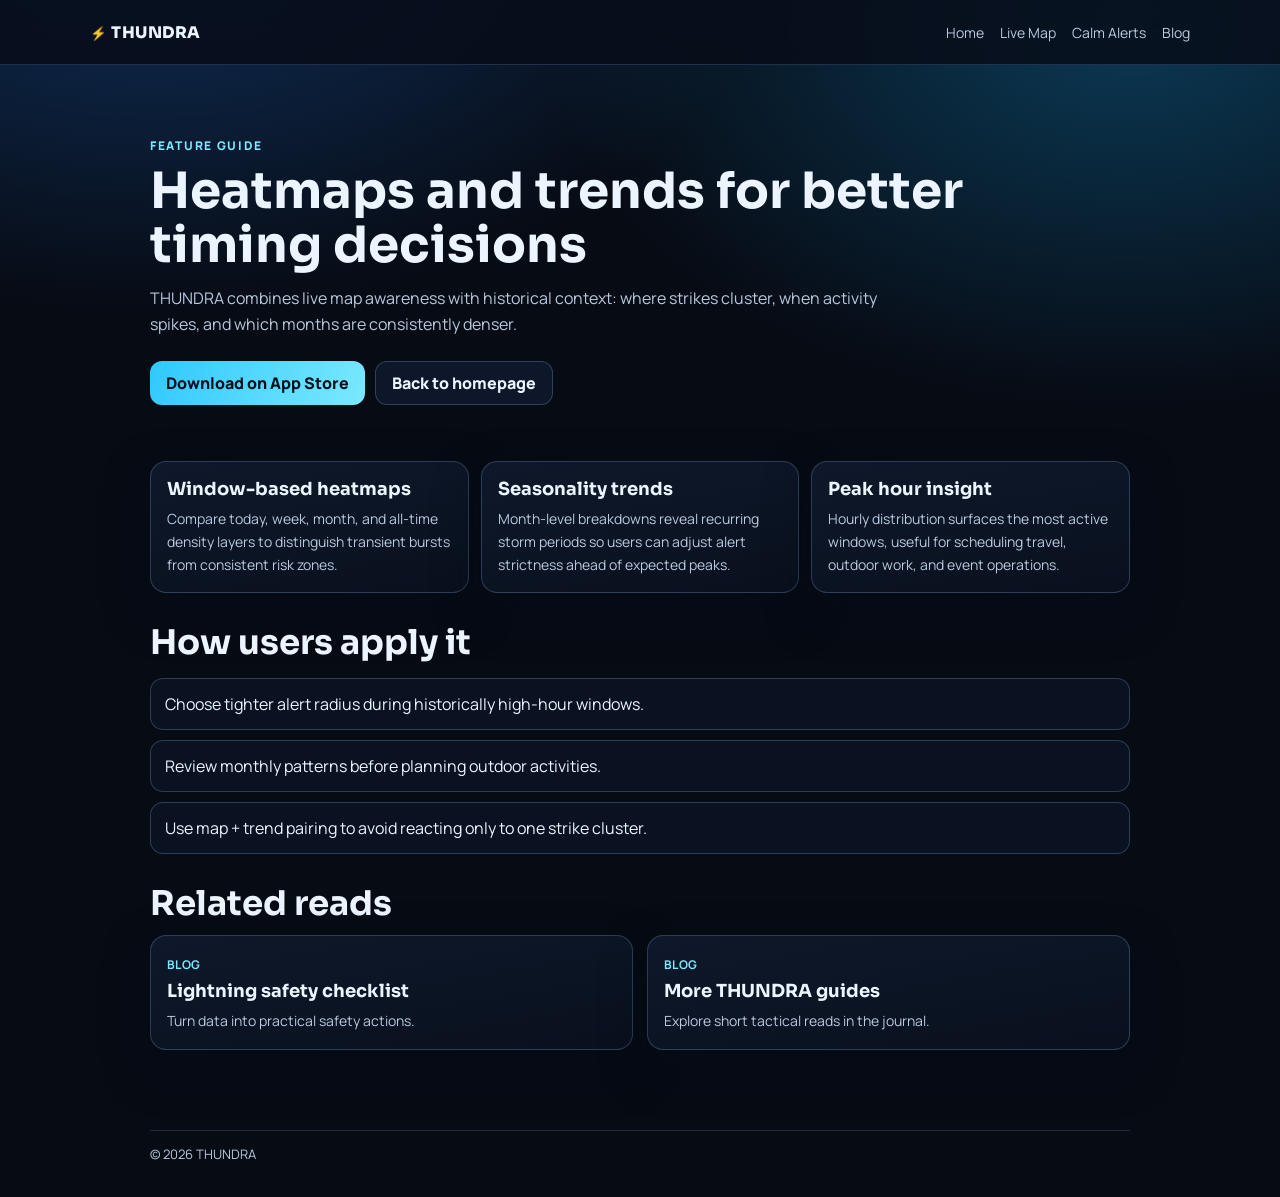
<file: website/features/heatmap-and-trends.html>
<!doctype html>
<html lang="en">
  <head>
    <meta charset="UTF-8" />
    <meta name="viewport" content="width=device-width, initial-scale=1.0" />
    <title>THUNDRA Heatmap and Trend Analytics | Seasonality and Peak Hours</title>
    <meta name="robots" content="index,follow,max-image-preview:large" />
    <meta name="author" content="THUNDRA" />
    <meta name="theme-color" content="#070b14" />
    <meta
      name="description"
      content="Explore THUNDRA heatmaps and trend analytics to understand seasonality, active zones, and peak lightning hours."
    />
    <link rel="canonical" href="https://thunda.kendlenx.com/features/heatmap-and-trends.html" />
    <link
      rel="alternate"
      hreflang="en"
      href="https://thunda.kendlenx.com/features/heatmap-and-trends.html"
    />
    <link
      rel="alternate"
      hreflang="x-default"
      href="https://thunda.kendlenx.com/features/heatmap-and-trends.html"
    />
    <meta property="og:type" content="article" />
    <meta property="og:site_name" content="THUNDRA" />
    <meta property="og:locale" content="en_US" />
    <meta property="og:title" content="THUNDRA Heatmap and Trend Analytics" />
    <meta
      property="og:description"
      content="Turn live lightning history into practical planning insights with THUNDRA heatmaps and stats."
    />
    <meta property="og:url" content="https://thunda.kendlenx.com/features/heatmap-and-trends.html" />
    <meta property="og:image" content="https://thunda.kendlenx.com/assets/og-image.png" />
    <meta name="twitter:card" content="summary_large_image" />
    <meta name="twitter:title" content="THUNDRA Heatmap and Trend Analytics" />
    <meta
      name="twitter:description"
      content="Turn live lightning history into practical planning insights with THUNDRA heatmaps and stats."
    />
    <meta name="twitter:image" content="https://thunda.kendlenx.com/assets/og-image.png" />
    <link rel="preconnect" href="https://fonts.googleapis.com" />
    <link rel="preconnect" href="https://fonts.gstatic.com" crossorigin />
    <link
      href="https://fonts.googleapis.com/css2?family=Manrope:wght@400;500;700;800&family=Sora:wght@500;700;800&display=swap"
      rel="stylesheet"
    />
    <link rel="stylesheet" href="../content.css" />
    <script>
      window.THUNDRA_ANALYTICS = {
        plausibleDomain: "thunda.kendlenx.com",
        gaMeasurementId: "",
        debug: false,
      };
    </script>
    <script type="application/ld+json">
      {
        "@context": "https://schema.org",
        "@type": "WebPage",
        "name": "THUNDRA Heatmap and Trend Analytics",
        "url": "https://thunda.kendlenx.com/features/heatmap-and-trends.html",
        "description": "How THUNDRA highlights lightning density by time window and season."
      }
    </script>
    <script type="application/ld+json">
      {
        "@context": "https://schema.org",
        "@type": "BreadcrumbList",
        "itemListElement": [
          {
            "@type": "ListItem",
            "position": 1,
            "name": "Home",
            "item": "https://thunda.kendlenx.com/"
          },
          {
            "@type": "ListItem",
            "position": 2,
            "name": "Features",
            "item": "https://thunda.kendlenx.com/#features"
          },
          {
            "@type": "ListItem",
            "position": 3,
            "name": "Heatmap and Trends",
            "item": "https://thunda.kendlenx.com/features/heatmap-and-trends.html"
          }
        ]
      }
    </script>
  </head>
  <body
    data-app-id="6756683794"
    data-app-slug="thundra"
    data-appstore-default-country="tr"
    data-utm-pt="thundra_web"
    data-utm-mt="8"
  >
    <header class="topbar">
      <div class="topbar-inner">
        <a class="brand" href="/"><small>⚡</small> THUNDRA</a>
        <nav class="nav">
          <a href="/">Home</a>
          <a href="/features/live-strike-map.html">Live Map</a>
          <a href="/features/calm-local-alerts.html">Calm Alerts</a>
          <a href="/blog/">Blog</a>
        </nav>
      </div>
    </header>

    <main class="wrapper">
      <section class="hero">
        <p class="kicker">FEATURE GUIDE</p>
        <h1>Heatmaps and trends for better timing decisions</h1>
        <p class="lead">
          THUNDRA combines live map awareness with historical context: where strikes
          cluster, when activity spikes, and which months are consistently denser.
        </p>
        <div class="btn-row">
          <a
            class="btn btn-primary js-download-cta"
            data-placement="feature_heatmap_trends"
            href="https://apps.apple.com/tr/app/thundra/id6756683794"
            target="_blank"
            rel="noreferrer noopener"
            >Download on App Store</a
          >
          <a class="btn btn-secondary" href="/">Back to homepage</a>
        </div>
      </section>

      <section class="content">
        <div class="grid">
          <article class="card">
            <h3>Window-based heatmaps</h3>
            <p>
              Compare today, week, month, and all-time density layers to distinguish
              transient bursts from consistent risk zones.
            </p>
          </article>
          <article class="card">
            <h3>Seasonality trends</h3>
            <p>
              Month-level breakdowns reveal recurring storm periods so users can adjust
              alert strictness ahead of expected peaks.
            </p>
          </article>
          <article class="card">
            <h3>Peak hour insight</h3>
            <p>
              Hourly distribution surfaces the most active windows, useful for scheduling
              travel, outdoor work, and event operations.
            </p>
          </article>
        </div>

        <h2>How users apply it</h2>
        <div class="list">
          <div class="item">Choose tighter alert radius during historically high-hour windows.</div>
          <div class="item">Review monthly patterns before planning outdoor activities.</div>
          <div class="item">Use map + trend pairing to avoid reacting only to one strike cluster.</div>
        </div>

        <h2>Related reads</h2>
        <div class="split">
          <a class="card post" href="/blog/lightning-safety-checklist.html">
            <span class="meta">BLOG</span>
            <h3>Lightning safety checklist</h3>
            <p>Turn data into practical safety actions.</p>
          </a>
          <a class="card post" href="/blog/">
            <span class="meta">BLOG</span>
            <h3>More THUNDRA guides</h3>
            <p>Explore short tactical reads in the journal.</p>
          </a>
        </div>
      </section>
    </main>

    <footer class="footer">© <span id="year"></span> THUNDRA</footer>
    <script src="../script.js"></script>
  </body>
</html>
</file>
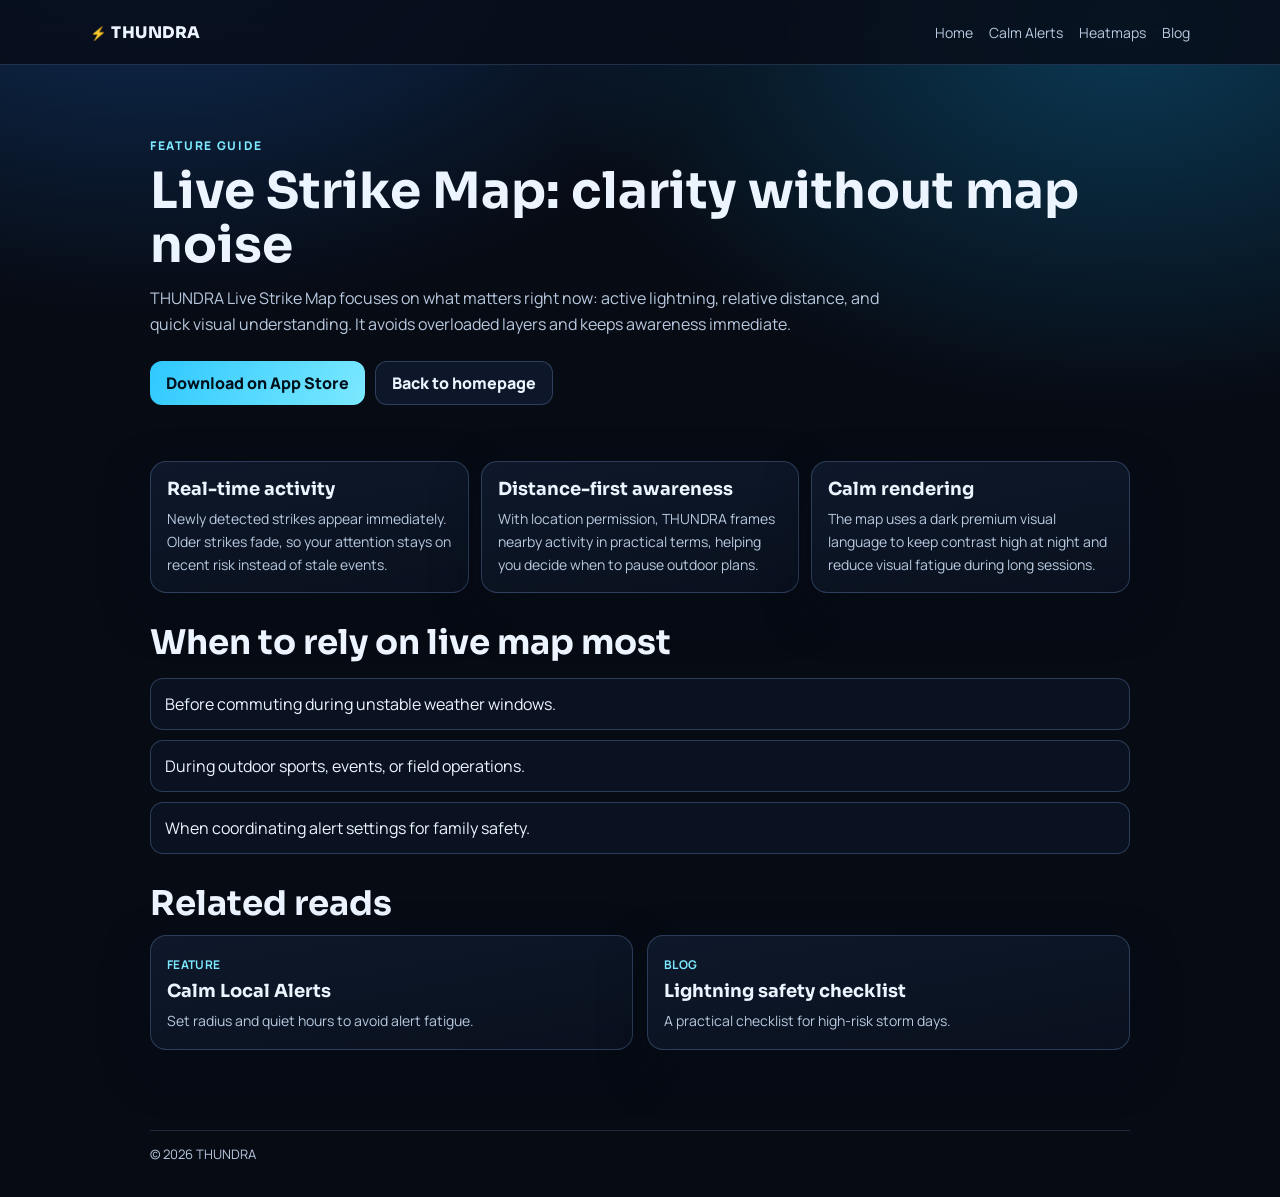
<file: website/features/live-strike-map.html>
<!doctype html>
<html lang="en">
  <head>
    <meta charset="UTF-8" />
    <meta name="viewport" content="width=device-width, initial-scale=1.0" />
    <title>THUNDRA Live Strike Map | Real-Time Lightning Awareness</title>
    <meta name="robots" content="index,follow,max-image-preview:large" />
    <meta name="author" content="THUNDRA" />
    <meta name="theme-color" content="#070b14" />
    <meta
      name="description"
      content="Learn how THUNDRA Live Strike Map visualizes active lightning in real time with calm UI and distance-aware context."
    />
    <link rel="canonical" href="https://thunda.kendlenx.com/features/live-strike-map.html" />
    <link
      rel="alternate"
      hreflang="en"
      href="https://thunda.kendlenx.com/features/live-strike-map.html"
    />
    <link
      rel="alternate"
      hreflang="x-default"
      href="https://thunda.kendlenx.com/features/live-strike-map.html"
    />
    <meta property="og:type" content="article" />
    <meta property="og:site_name" content="THUNDRA" />
    <meta property="og:locale" content="en_US" />
    <meta property="og:title" content="THUNDRA Live Strike Map" />
    <meta
      property="og:description"
      content="See how THUNDRA turns live lightning activity into an actionable, distraction-free map experience."
    />
    <meta property="og:url" content="https://thunda.kendlenx.com/features/live-strike-map.html" />
    <meta property="og:image" content="https://thunda.kendlenx.com/assets/og-image.png" />
    <meta name="twitter:card" content="summary_large_image" />
    <meta name="twitter:title" content="THUNDRA Live Strike Map" />
    <meta
      name="twitter:description"
      content="See how THUNDRA turns live lightning activity into an actionable, distraction-free map experience."
    />
    <meta name="twitter:image" content="https://thunda.kendlenx.com/assets/og-image.png" />
    <link rel="preconnect" href="https://fonts.googleapis.com" />
    <link rel="preconnect" href="https://fonts.gstatic.com" crossorigin />
    <link
      href="https://fonts.googleapis.com/css2?family=Manrope:wght@400;500;700;800&family=Sora:wght@500;700;800&display=swap"
      rel="stylesheet"
    />
    <link rel="stylesheet" href="../content.css" />
    <script>
      window.THUNDRA_ANALYTICS = {
        plausibleDomain: "thunda.kendlenx.com",
        gaMeasurementId: "",
        debug: false,
      };
    </script>
    <script type="application/ld+json">
      {
        "@context": "https://schema.org",
        "@type": "WebPage",
        "name": "THUNDRA Live Strike Map",
        "url": "https://thunda.kendlenx.com/features/live-strike-map.html",
        "description": "How THUNDRA visualizes active lightning with a calm and actionable map interface."
      }
    </script>
    <script type="application/ld+json">
      {
        "@context": "https://schema.org",
        "@type": "BreadcrumbList",
        "itemListElement": [
          {
            "@type": "ListItem",
            "position": 1,
            "name": "Home",
            "item": "https://thunda.kendlenx.com/"
          },
          {
            "@type": "ListItem",
            "position": 2,
            "name": "Features",
            "item": "https://thunda.kendlenx.com/#features"
          },
          {
            "@type": "ListItem",
            "position": 3,
            "name": "Live Strike Map",
            "item": "https://thunda.kendlenx.com/features/live-strike-map.html"
          }
        ]
      }
    </script>
  </head>
  <body
    data-app-id="6756683794"
    data-app-slug="thundra"
    data-appstore-default-country="tr"
    data-utm-pt="thundra_web"
    data-utm-mt="8"
  >
    <header class="topbar">
      <div class="topbar-inner">
        <a class="brand" href="/"><small>⚡</small> THUNDRA</a>
        <nav class="nav">
          <a href="/">Home</a>
          <a href="/features/calm-local-alerts.html">Calm Alerts</a>
          <a href="/features/heatmap-and-trends.html">Heatmaps</a>
          <a href="/blog/">Blog</a>
        </nav>
      </div>
    </header>

    <main class="wrapper">
      <section class="hero">
        <p class="kicker">FEATURE GUIDE</p>
        <h1>Live Strike Map: clarity without map noise</h1>
        <p class="lead">
          THUNDRA Live Strike Map focuses on what matters right now: active lightning,
          relative distance, and quick visual understanding. It avoids overloaded layers
          and keeps awareness immediate.
        </p>
        <div class="btn-row">
          <a
            class="btn btn-primary js-download-cta"
            data-placement="feature_live_map"
            href="https://apps.apple.com/tr/app/thundra/id6756683794"
            target="_blank"
            rel="noreferrer noopener"
            >Download on App Store</a
          >
          <a class="btn btn-secondary" href="/">Back to homepage</a>
        </div>
      </section>

      <section class="content">
        <div class="grid">
          <article class="card">
            <h3>Real-time activity</h3>
            <p>
              Newly detected strikes appear immediately. Older strikes fade, so your
              attention stays on recent risk instead of stale events.
            </p>
          </article>
          <article class="card">
            <h3>Distance-first awareness</h3>
            <p>
              With location permission, THUNDRA frames nearby activity in practical terms,
              helping you decide when to pause outdoor plans.
            </p>
          </article>
          <article class="card">
            <h3>Calm rendering</h3>
            <p>
              The map uses a dark premium visual language to keep contrast high at night
              and reduce visual fatigue during long sessions.
            </p>
          </article>
        </div>

        <h2>When to rely on live map most</h2>
        <div class="list">
          <div class="item">Before commuting during unstable weather windows.</div>
          <div class="item">During outdoor sports, events, or field operations.</div>
          <div class="item">When coordinating alert settings for family safety.</div>
        </div>

        <h2>Related reads</h2>
        <div class="split">
          <a class="card post" href="/features/calm-local-alerts.html">
            <span class="meta">FEATURE</span>
            <h3>Calm Local Alerts</h3>
            <p>Set radius and quiet hours to avoid alert fatigue.</p>
          </a>
          <a class="card post" href="/blog/lightning-safety-checklist.html">
            <span class="meta">BLOG</span>
            <h3>Lightning safety checklist</h3>
            <p>A practical checklist for high-risk storm days.</p>
          </a>
        </div>
      </section>
    </main>

    <footer class="footer">© <span id="year"></span> THUNDRA</footer>
    <script src="../script.js"></script>
  </body>
</html>
</file>
<file: website/content.css>
:root {
  --bg: #070b14;
  --bg-soft: #111b31;
  --card: rgba(17, 27, 47, 0.86);
  --stroke: rgba(125, 172, 235, 0.27);
  --text: #ecf4ff;
  --muted: #b8c9df;
  --accent: #2ec8ff;
  --accent-soft: #7ce9ff;
  --shadow: 0 18px 44px rgba(6, 11, 22, 0.5);
}

* {
  box-sizing: border-box;
}

html,
body {
  margin: 0;
  min-height: 100%;
  background:
    radial-gradient(1100px 700px at 12% -8%, rgba(25, 91, 171, 0.48), transparent 58%),
    radial-gradient(940px 620px at 88% 2%, rgba(17, 140, 199, 0.36), transparent 62%),
    var(--bg);
  color: var(--text);
  font-family: "Manrope", sans-serif;
}

a {
  color: inherit;
}

.wrapper {
  width: min(980px, calc(100% - 32px));
  margin: 0 auto;
}

.topbar {
  position: sticky;
  top: 0;
  z-index: 20;
  backdrop-filter: blur(12px);
  border-bottom: 1px solid rgba(129, 176, 240, 0.21);
  background: rgba(8, 13, 24, 0.84);
}

.topbar-inner {
  width: min(1100px, calc(100% - 32px));
  margin: 0 auto;
  min-height: 64px;
  display: flex;
  align-items: center;
  justify-content: space-between;
  gap: 10px;
}

.brand {
  font-family: "Sora", sans-serif;
  font-weight: 800;
  text-decoration: none;
  letter-spacing: 0.5px;
}

.brand small {
  color: var(--accent-soft);
}

.nav {
  display: flex;
  align-items: center;
  gap: 16px;
  font-size: 14px;
  color: var(--muted);
}

.nav a {
  text-decoration: none;
}

.nav a:hover,
.nav a:focus-visible {
  color: var(--accent-soft);
}

.hero {
  padding: 72px 0 34px;
}

.kicker {
  color: var(--accent-soft);
  letter-spacing: 1.7px;
  font-size: 12px;
  font-weight: 800;
  text-transform: uppercase;
  margin: 0;
}

h1 {
  margin: 10px 0 0;
  font-family: "Sora", sans-serif;
  font-size: clamp(30px, 5vw, 50px);
  line-height: 1.08;
}

.lead {
  margin: 14px 0 0;
  color: var(--muted);
  max-width: 760px;
  line-height: 1.6;
}

.grid {
  margin-top: 22px;
  display: grid;
  gap: 12px;
  grid-template-columns: repeat(3, minmax(0, 1fr));
}

.card {
  border: 1px solid var(--stroke);
  border-radius: 16px;
  padding: 16px;
  background: linear-gradient(170deg, var(--card), rgba(10, 17, 31, 0.92));
  box-shadow: var(--shadow);
}

.card h3 {
  margin: 0;
  font-family: "Sora", sans-serif;
  font-size: 18px;
}

.card p {
  margin: 8px 0 0;
  color: var(--muted);
  line-height: 1.56;
  font-size: 14px;
}

.card ul {
  margin: 10px 0 0;
  padding-left: 18px;
  color: var(--muted);
}

.card li {
  margin: 6px 0;
}

.btn-row {
  margin-top: 24px;
  display: flex;
  flex-wrap: wrap;
  gap: 10px;
}

.btn {
  display: inline-flex;
  align-items: center;
  justify-content: center;
  min-height: 44px;
  padding: 10px 16px;
  border-radius: 12px;
  text-decoration: none;
  font-weight: 800;
}

.btn-primary {
  background: linear-gradient(120deg, var(--accent), var(--accent-soft));
  color: #00111b;
}

.btn-secondary {
  border: 1px solid var(--stroke);
  background: rgba(20, 33, 58, 0.6);
}

.content {
  margin-top: 20px;
  padding-bottom: 60px;
}

.content h2 {
  margin: 28px 0 10px;
  font-family: "Sora", sans-serif;
  font-size: clamp(22px, 3.4vw, 34px);
}

.content p {
  color: var(--muted);
  line-height: 1.62;
}

.content strong {
  color: var(--text);
}

.list {
  display: grid;
  gap: 10px;
  margin: 14px 0;
}

.list .item {
  border: 1px solid var(--stroke);
  border-radius: 13px;
  padding: 14px;
  background: rgba(12, 21, 38, 0.78);
}

.split {
  display: grid;
  gap: 14px;
  grid-template-columns: repeat(2, minmax(0, 1fr));
}

.post-list {
  display: grid;
  gap: 14px;
  margin-top: 18px;
}

.post {
  text-decoration: none;
}

.post .meta {
  color: var(--accent-soft);
  font-size: 12px;
  font-weight: 700;
  letter-spacing: 0.3px;
}

.post h3 {
  margin-top: 6px;
}

.footer {
  margin: 20px auto 34px;
  width: min(980px, calc(100% - 32px));
  border-top: 1px solid rgba(123, 170, 235, 0.2);
  padding-top: 14px;
  color: var(--muted);
  font-size: 13px;
}

@media (max-width: 900px) {
  .grid,
  .split {
    grid-template-columns: 1fr;
  }
}

@media (max-width: 760px) {
  .nav {
    display: none;
  }

  .hero {
    padding-top: 54px;
  }
}
</file>
